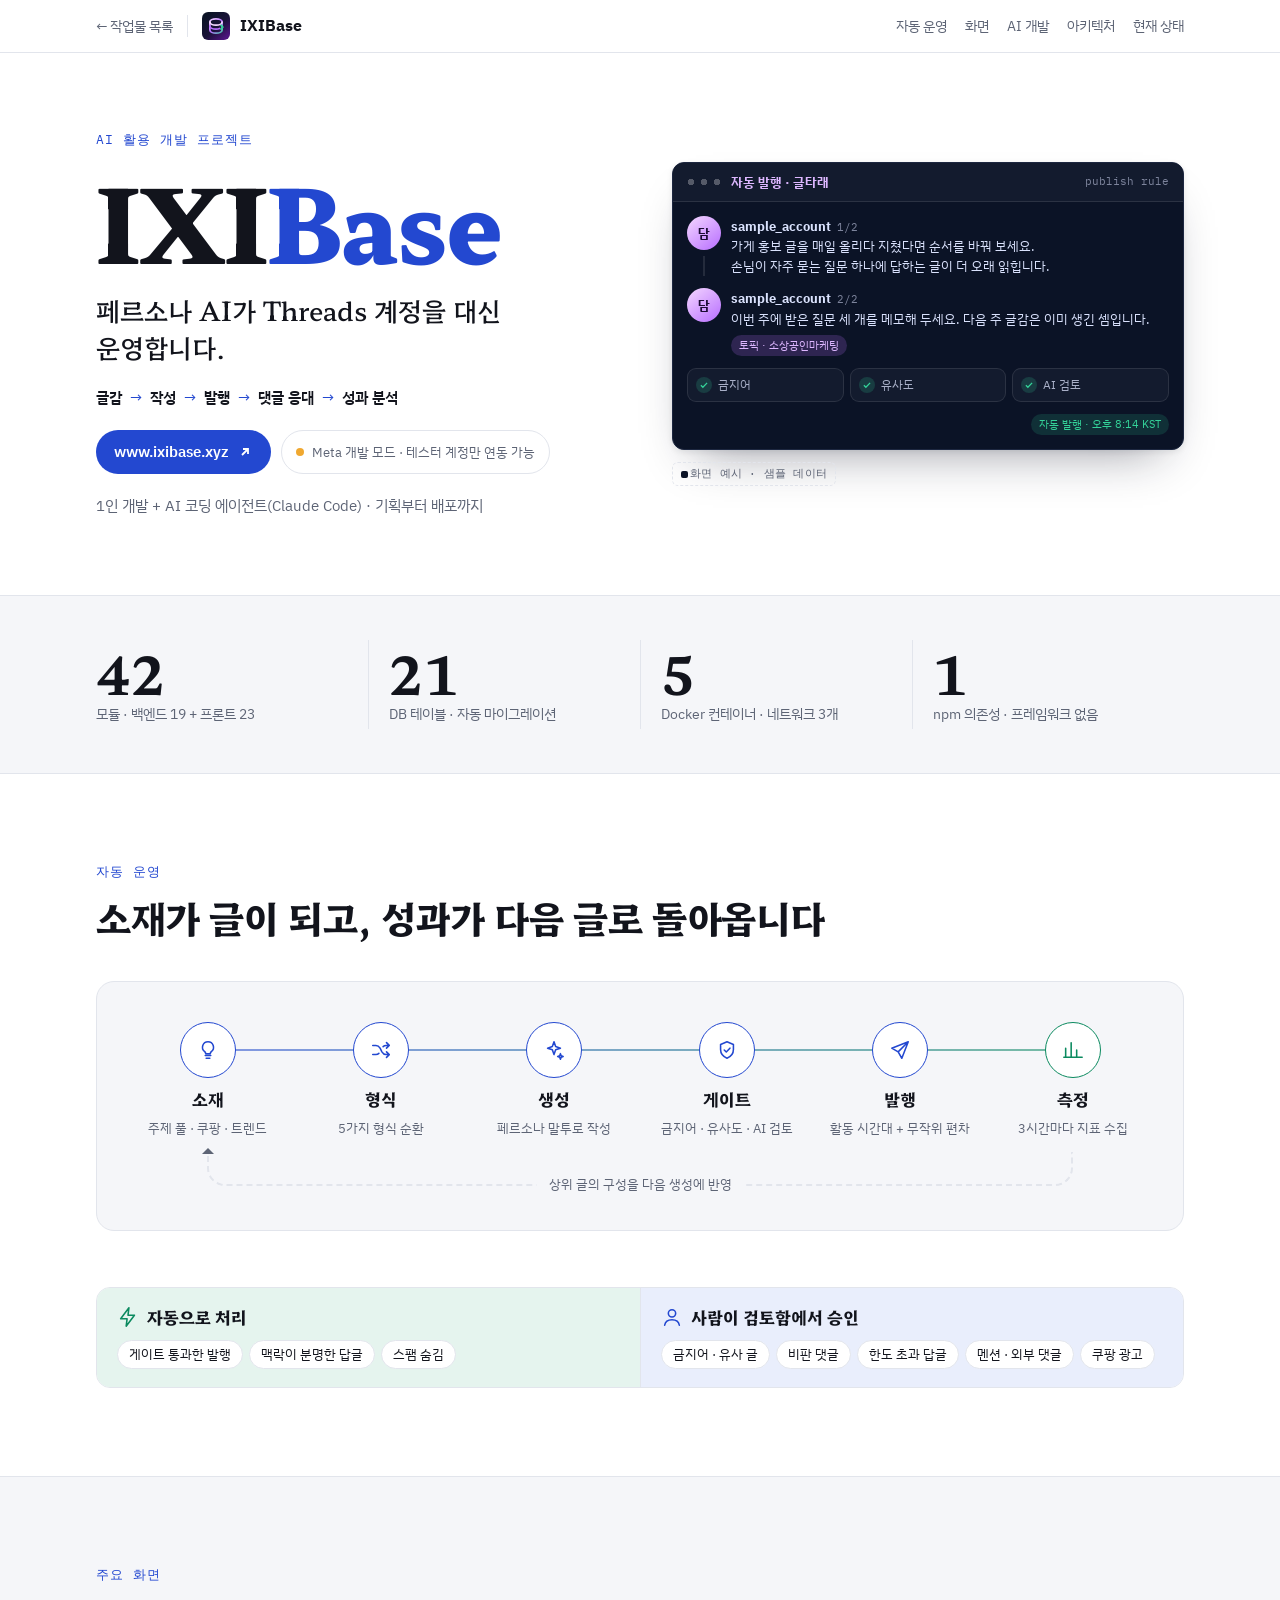
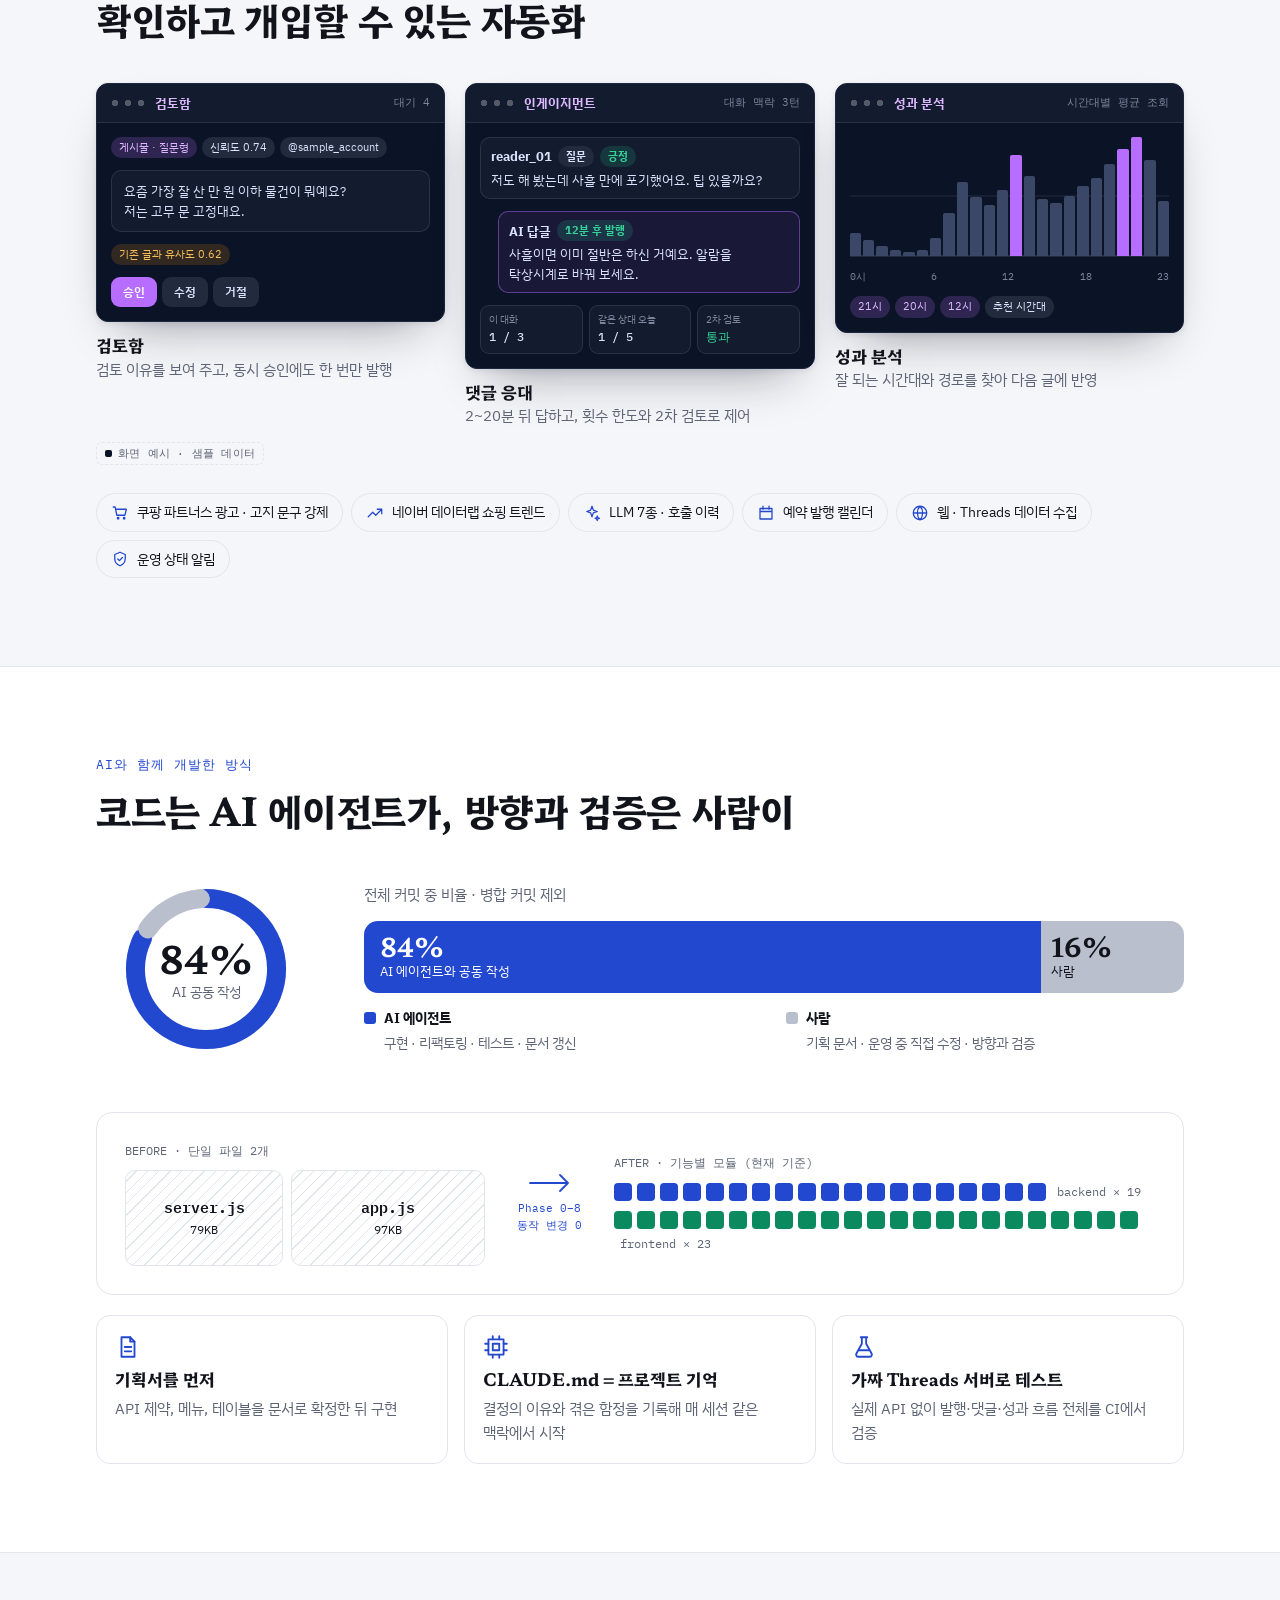
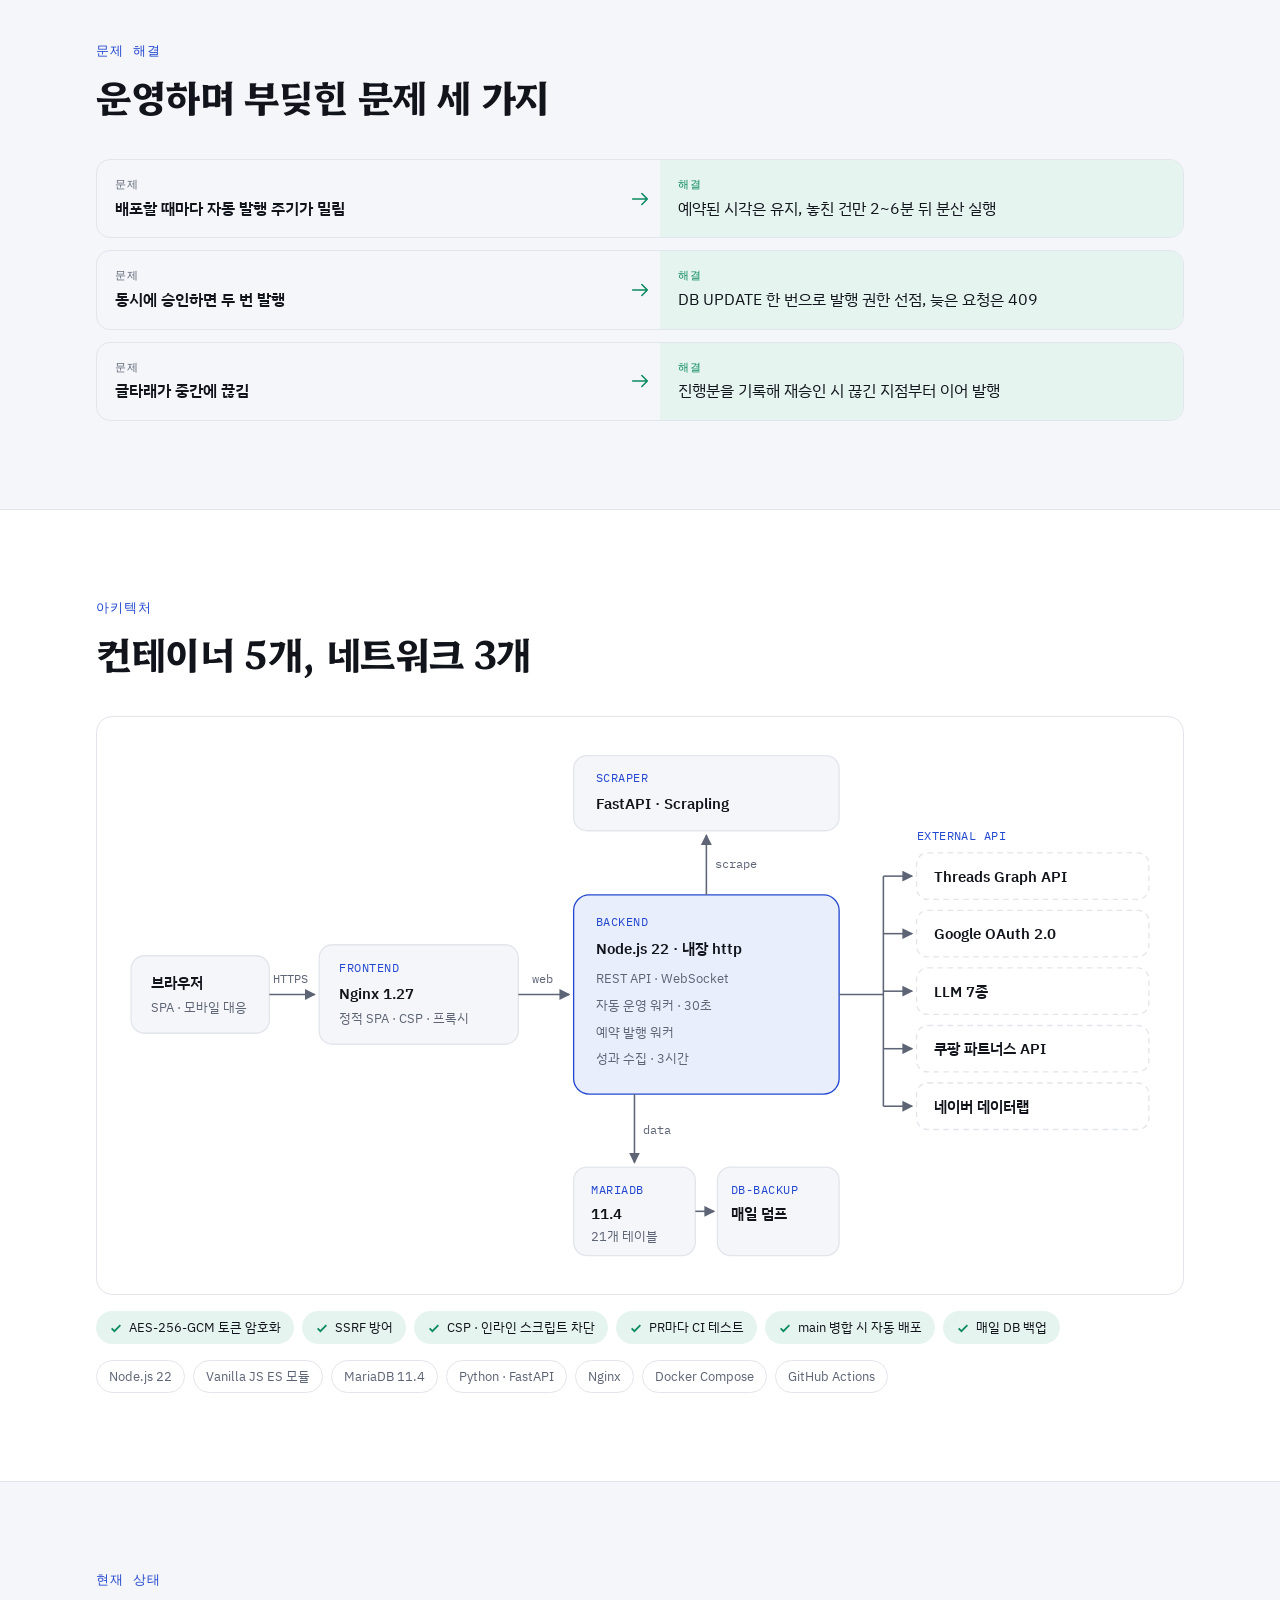
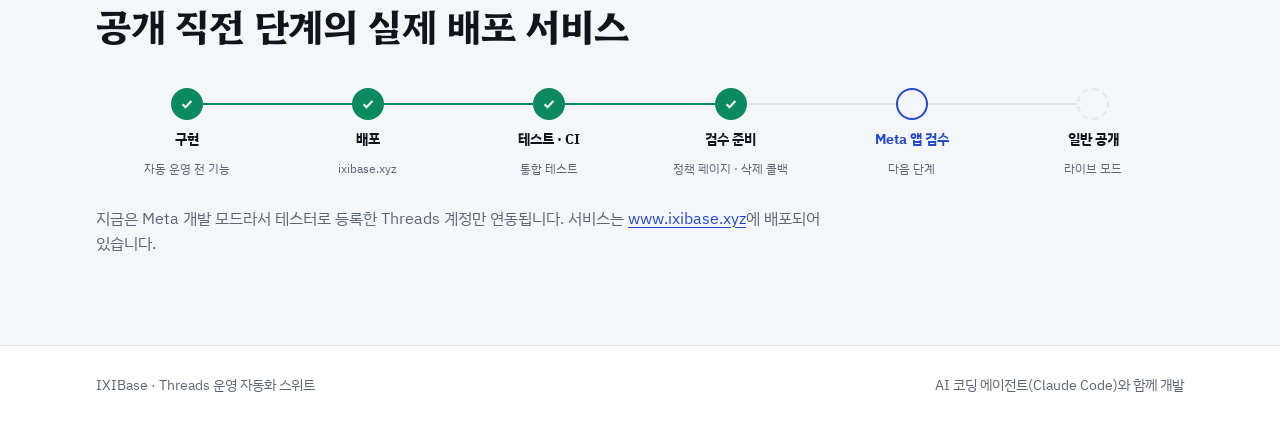
<file: works/ixibase/index.html>
<!doctype html>
<html lang="ko">
<head>
<meta charset="utf-8">
<meta name="viewport" content="width=device-width, initial-scale=1, viewport-fit=cover">
<title>IXIBase 개발 포트폴리오</title>
<meta name="claude:viewport-fit-sides" content="cover">
<meta name="description" content="페르소나 AI가 Threads 계정을 운영하는 자동화 스위트 IXIBase. AI 코딩 에이전트와 함께 만든 과정을 그림으로 소개합니다.">
<link rel="preconnect" href="https://fonts.googleapis.com">
<link rel="preconnect" href="https://fonts.gstatic.com" crossorigin>
<link rel="stylesheet" href="https://fonts.googleapis.com/css2?family=Hahmlet:wght@500;700;800&family=IBM+Plex+Mono:wght@400;500;600&family=IBM+Plex+Sans+KR:wght@400;500;600;700&display=swap">
<style>
/* Layout: 흰 지면의 포트폴리오. 제품 화면은 어두운 브라우저 창 안에만 담아 포트폴리오 서술과 확실히 구분한다 */
:root {
  --bg: #ffffff;
  --bg-band: #f5f6f9;
  --panel: #ffffff;
  --line: #e2e5ec;
  --fg: #12141c;
  --muted: #5d6475;
  --accent: #2348d0;
  --accent-soft: #e9eefc;
  --accent-ink: #ffffff;
  --human: #b9bfcc;
  --signal: #0b8a5f;
  --signal-soft: #e5f4ee;
  --warn: #b26a00;

  --f-display: "Hahmlet", "Noto Serif KR", "Nanum Myeongjo", serif;
  --f-body: "IBM Plex Sans KR", "Apple SD Gothic Neo", "Malgun Gothic", system-ui, sans-serif;
  --f-mono: "IBM Plex Mono", ui-monospace, SFMono-Regular, Menlo, Consolas, monospace;

  /* 제품 화면 목업 전용 토큰: IXIBase styles.css 값 그대로 */
  --app-bg: #0b1326;
  --app-surface: #131b2e;
  --app-high: #222a3d;
  --app-text: #dae2fd;
  --app-muted: #a9b0c8;
  --app-dim: #7d849c;
  --app-line: rgba(255, 255, 255, 0.1);
  --app-primary: #ddb7ff;
  --app-primary-strong: #b76dff;
  --app-success: #34d399;
  color-scheme: light;
}

* { box-sizing: border-box; }
body {
  margin: 0; background: var(--bg); color: var(--fg);
  font-family: var(--f-body); font-size: 1rem; line-height: 1.6;
  -webkit-font-smoothing: antialiased; word-break: keep-all; overflow-wrap: break-word;
}
a { color: var(--accent); text-underline-offset: 3px; }
a:focus-visible { outline: 2px solid var(--accent); outline-offset: 3px; border-radius: 4px; }
h1, h2, h3 { font-family: var(--f-display); line-height: 1.25; text-wrap: balance; margin: 0; }
h2 { font-size: clamp(1.625rem, 3.2vw, 2.375rem); font-weight: 700; letter-spacing: -0.01em; }
h3 { font-size: 1.0625rem; font-weight: 700; }
p, figure { margin: 0; }
ul, ol { margin: 0; padding: 0; list-style: none; }
svg { display: block; }

.wrap {
  max-width: 1120px; margin: 0 auto;
  padding-left: max(16px, env(safe-area-inset-left, 0px));
  padding-right: max(16px, env(safe-area-inset-right, 0px));
}
.band { background: var(--bg-band); border-block: 1px solid var(--line); }
.section { padding-block: clamp(48px, 7vw, 88px); }
.head { display: grid; gap: 10px; margin-bottom: clamp(24px, 4vw, 40px); }
.eyebrow { font-family: var(--f-mono); font-size: 0.8125rem; letter-spacing: 0.08em; text-transform: uppercase; color: var(--accent); }
.cap { color: var(--muted); font-size: 0.9375rem; }
.note { justify-self: start; display: inline-flex; align-items: center; gap: 6px; font-family: var(--f-mono); font-size: 0.6875rem; color: var(--muted); letter-spacing: 0.02em; padding: 2px 8px; border: 1px dashed var(--line); border-radius: 6px; }
.note::before { content: ""; width: 7px; height: 7px; border-radius: 2px; background: var(--app-bg); }
.ico { width: 22px; height: 22px; fill: none; stroke: currentColor; stroke-width: 1.7; stroke-linecap: round; stroke-linejoin: round; flex: none; }

/* 상단 바 */
.topbar { border-bottom: 1px solid var(--line); }
.topbar .wrap { display: flex; align-items: center; justify-content: space-between; gap: 16px; padding-block: 12px; }
.topbar-left { display: flex; align-items: center; gap: 14px; min-width: 0; }
.back { font-size: 0.875rem; color: var(--muted); text-decoration: none; padding-right: 14px; border-right: 1px solid var(--line); white-space: nowrap; }
.back:hover { color: var(--accent); }
.brand { display: flex; align-items: center; gap: 10px; font-weight: 700; }
.brand svg { width: 28px; height: 28px; }
.toc { display: flex; gap: 18px; font-size: 0.875rem; }
.toc a { color: var(--muted); text-decoration: none; }
.toc a:hover { color: var(--fg); }

/* 히어로 */
.hero .wrap { display: grid; grid-template-columns: minmax(0, 1fr) minmax(0, 1fr); gap: clamp(28px, 5vw, 64px); align-items: center; padding-block: clamp(40px, 6vw, 80px); }
.hero-copy { display: grid; gap: 20px; min-width: 0; justify-items: start; }
.hero h1 { font-size: clamp(3.25rem, 9vw, 6.25rem); font-weight: 800; letter-spacing: -0.02em; line-height: 1; }
.hero h1 span { color: var(--accent); }
.tagline { font-family: var(--f-display); font-size: clamp(1.25rem, 2.4vw, 1.625rem); font-weight: 500; line-height: 1.45; }
.flowline { display: flex; flex-wrap: wrap; gap: 6px 8px; align-items: center; font-size: 0.9375rem; color: var(--muted); }
.flowline b { color: var(--fg); font-weight: 600; }
.flowline i { font-style: normal; color: var(--accent); }
.cta-row { display: flex; flex-wrap: wrap; gap: 10px; }
.btn { display: inline-flex; align-items: center; gap: 8px; min-height: 44px; padding: 0 18px; border-radius: 999px; font-weight: 600; text-decoration: none; font-size: 0.9375rem; }
.btn-primary { background: var(--accent); color: var(--accent-ink); }
.btn svg { width: 16px; height: 16px; }
.pill { display: inline-flex; align-items: center; gap: 8px; min-height: 44px; padding: 0 14px; border: 1px solid var(--line); border-radius: 999px; font-size: 0.8125rem; color: var(--muted); }
.pill::before { content: ""; width: 8px; height: 8px; border-radius: 50%; background: #f0a830; }

/* 제품 화면 목업 */
.screen { background: var(--app-bg); color: var(--app-text); border: 1px solid #1d2740; border-radius: 12px; box-shadow: 0 24px 48px -24px rgba(18, 20, 40, 0.45), 0 2px 6px rgba(18, 20, 40, 0.08); font-size: 0.8125rem; line-height: 1.55; min-width: 0; overflow: hidden; }
.screen-bar::before { content: ""; width: 34px; height: 8px; flex: none; background: radial-gradient(circle at 4px 4px, rgba(255, 255, 255, 0.28) 3px, transparent 3.5px) 0 0 / 13px 8px repeat-x; }
.screen-bar small { margin-left: auto; }
.screen-bar { display: flex; align-items: center; justify-content: flex-start; gap: 10px; padding: 9px 14px; border-bottom: 1px solid var(--app-line); background: var(--app-surface); font-weight: 700; color: var(--app-primary); }
.screen-bar small { font-family: var(--f-mono); font-size: 0.6875rem; font-weight: 400; color: var(--app-dim); }
.screen-body { padding: 14px; display: grid; gap: 12px; }
.chip { display: inline-flex; align-items: center; font-size: 0.6875rem; padding: 2px 8px; border-radius: 999px; background: var(--app-high); color: var(--app-text); white-space: nowrap; }
.chip.p { background: rgba(183, 109, 255, 0.2); color: var(--app-primary); }
.chip.ok { background: rgba(52, 211, 153, 0.15); color: var(--app-success); }
.chip.w { background: rgba(245, 158, 11, 0.16); color: #fbbf5a; }
.chips { display: flex; flex-wrap: wrap; gap: 5px; }
.app-btn { display: inline-flex; align-items: center; min-height: 30px; padding: 0 12px; border-radius: 9px; font-size: 0.75rem; font-weight: 600; background: var(--app-high); }
.app-btn.go { background: var(--app-primary-strong); color: #fff; }
.box { border: 1px solid var(--app-line); border-radius: 10px; padding: 10px 12px; background: var(--app-surface); white-space: pre-line; }

.post { display: grid; grid-template-columns: 34px minmax(0, 1fr); gap: 10px; }
.rail { display: flex; flex-direction: column; align-items: center; gap: 6px; }
.avatar { width: 34px; height: 34px; border-radius: 50%; display: grid; place-items: center; font-weight: 700; color: #1b0b33; background: linear-gradient(140deg, #f4d7ff, #b76dff); }
.rail .ln { width: 2px; flex: 1; min-height: 16px; background: var(--app-line); }
.post b { font-weight: 700; }
.post small { color: var(--app-dim); font-family: var(--f-mono); font-size: 0.6875rem; margin-left: 6px; }
.post p { white-space: pre-line; }
.gates { display: grid; grid-template-columns: repeat(3, minmax(0, 1fr)); gap: 6px; }
.gate { display: flex; align-items: center; gap: 6px; padding: 7px 8px; border-radius: 9px; background: var(--app-surface); border: 1px solid var(--app-line); font-size: 0.75rem; color: var(--app-muted); }
.tick { width: 16px; height: 16px; border-radius: 50%; display: grid; place-items: center; background: rgba(52, 211, 153, 0.18); color: var(--app-success); flex: none; }
.tick svg { width: 10px; height: 10px; fill: none; stroke: currentColor; stroke-width: 2; }
.final { display: flex; justify-content: flex-end; }
@media (prefers-reduced-motion: no-preference) {
  .gate .tick { animation: pass 0.5s ease-out backwards; }
  .gate:nth-child(1) .tick { animation-delay: 0.5s; }
  .gate:nth-child(2) .tick { animation-delay: 0.9s; }
  .gate:nth-child(3) .tick { animation-delay: 1.3s; }
  .final .chip { animation: pass 0.5s ease-out 1.8s backwards; }
}
@keyframes pass { from { color: var(--app-dim); background-color: var(--app-high); } }

/* 숫자 */
.stats { display: grid; grid-template-columns: repeat(4, minmax(0, 1fr)); gap: 0; }
.stat { padding: 4px 20px; display: grid; gap: 2px; border-left: 1px solid var(--line); }
.stat:first-child { padding-left: 0; border-left: 0; }
.stat .n { font-family: var(--f-display); font-size: clamp(2.25rem, 5vw, 3.25rem); font-weight: 700; line-height: 1.1; font-variant-numeric: tabular-nums; }
.stat .l { font-size: 0.875rem; color: var(--muted); }

/* 루프 다이어그램 */
.loop { display: grid; grid-template-columns: repeat(6, minmax(0, 1fr)); position: relative; }
.loop::before { content: ""; position: absolute; left: 8.33%; right: 8.33%; top: 27px; height: 2px; background: linear-gradient(90deg, var(--accent), var(--signal)); opacity: 0.55; }
.node { display: grid; justify-items: center; gap: 10px; text-align: center; padding: 0 6px; position: relative; }
.node .dot { width: 56px; height: 56px; border-radius: 50%; display: grid; place-items: center; background: var(--panel); border: 1.5px solid var(--accent); color: var(--accent); }
.node:last-child .dot { border-color: var(--signal); color: var(--signal); }
.node .cap { font-size: 0.8125rem; line-height: 1.45; }
.loop-back { margin: 14px 8.33% 0; height: 34px; border: 2px dashed var(--line); border-top: 0; border-radius: 0 0 18px 18px; position: relative; }
.loop-back::before { content: ""; position: absolute; left: -7px; top: -4px; border: 6px solid transparent; border-bottom-color: var(--muted); border-top: 0; }
.loop-back span { position: absolute; left: 50%; bottom: -11px; transform: translateX(-50%); background: var(--bg-band); padding: 0 12px; font-size: 0.8125rem; color: var(--muted); white-space: nowrap; }

.split { margin-top: clamp(40px, 6vw, 56px); display: grid; grid-template-columns: minmax(0, 1fr) minmax(0, 1fr); border: 1px solid var(--line); border-radius: 14px; overflow: hidden; }
.split > div { padding: 18px 20px; display: grid; gap: 12px; align-content: start; }
.split > div:first-child { background: var(--signal-soft); }
.split > div:last-child { background: var(--accent-soft); border-left: 1px solid var(--line); }
.split h3 { display: flex; align-items: center; gap: 8px; }
.split h3 svg { color: var(--signal); }
.split > div:last-child h3 svg { color: var(--accent); }
.tags { display: flex; flex-wrap: wrap; gap: 6px; }
.tags span { font-size: 0.8125rem; padding: 3px 11px; border-radius: 999px; border: 1px solid var(--line); background: var(--bg); }

/* 화면 3종 */
.shots { display: grid; grid-template-columns: repeat(3, minmax(0, 1fr)); gap: 20px; align-items: start; }
.shot { display: grid; gap: 12px; min-width: 0; }
.shot figcaption { display: grid; gap: 2px; }
.shot figcaption.note { display: inline-flex; }
.bubble { border: 1px solid var(--app-line); border-radius: 10px; padding: 8px 10px; background: var(--app-surface); display: grid; gap: 3px; }
.bubble .who { display: flex; gap: 6px; align-items: center; flex-wrap: wrap; font-weight: 700; }
.bubble.mine { border-color: rgba(183, 109, 255, 0.45); background: rgba(183, 109, 255, 0.08); margin-left: 18px; }
.trio { display: grid; grid-template-columns: repeat(3, minmax(0, 1fr)); gap: 6px; }
.kv { border-radius: 9px; background: var(--app-surface); border: 1px solid var(--app-line); padding: 6px 8px; display: grid; }
.kv small { color: var(--app-dim); font-size: 0.625rem; }
.kv b { font-family: var(--f-mono); font-size: 0.75rem; font-weight: 500; }
.bars { display: grid; grid-template-columns: repeat(24, minmax(0, 1fr)); gap: 2px; align-items: end; height: 120px; border-bottom: 1px solid var(--app-line); background-image: linear-gradient(to top, var(--app-line) 1px, transparent 1px); background-size: 100% 50%; }
.bars i { display: block; height: var(--h); border-radius: 2px 2px 0 0; background: #3b4766; }
.bars i.top { background: var(--app-primary-strong); }
.axis { display: flex; justify-content: space-between; font-family: var(--f-mono); font-size: 0.625rem; color: var(--app-dim); }
.minis { margin-top: 28px; display: flex; flex-wrap: wrap; gap: 8px; }
.minis span { display: inline-flex; align-items: center; gap: 8px; font-size: 0.875rem; padding: 7px 14px; border-radius: 999px; border: 1px solid var(--line); }
.minis svg { width: 18px; height: 18px; color: var(--accent); }

/* AI 개발 */
.ai-top { display: grid; grid-template-columns: 220px minmax(0, 1fr); gap: clamp(24px, 4vw, 48px); align-items: center; }
.ring { display: grid; justify-items: center; gap: 12px; text-align: center; }
.ring svg { width: 190px; height: 190px; }
.ring .trk { fill: none; stroke: var(--line); stroke-width: 14; }
.ring .val { fill: none; stroke: var(--accent); stroke-width: 14; stroke-linecap: round; }
.ring .hum { fill: none; stroke: var(--human); stroke-width: 14; stroke-linecap: round; }
.ratio { display: grid; gap: 14px; min-width: 0; }
.ratio-bar { display: flex; height: 72px; border-radius: 14px; overflow: hidden; }
.ratio-bar > div { display: flex; flex-direction: column; justify-content: center; padding: 0 16px; min-width: 0; }
.ratio-bar b { font-family: var(--f-display); font-size: 1.625rem; font-weight: 700; line-height: 1.1; white-space: nowrap; }
.ratio-bar span { font-size: 0.8125rem; white-space: nowrap; overflow: hidden; text-overflow: ellipsis; }
.r-ai { background: var(--accent); color: var(--accent-ink); }
.r-hu { background: var(--human); color: var(--fg); padding: 0 10px !important; min-width: 68px; }
.ratio-legend { display: grid; grid-template-columns: repeat(2, minmax(0, 1fr)); gap: 12px 24px; font-size: 0.875rem; }
.ratio-legend div { display: grid; grid-template-columns: 12px auto; gap: 2px 8px; align-items: center; }
.ratio-legend i { width: 12px; height: 12px; border-radius: 3px; }
.ratio-legend span { grid-column: 2; color: var(--muted); }
.sw-ai { background: var(--accent); }
.sw-hu { background: var(--human); }
.ring .big { fill: var(--fg); font-family: var(--f-display); font-size: 28px; font-weight: 700; }
.ring .sm { fill: var(--muted); font-family: var(--f-body); font-size: 10px; }

.refac { margin-top: clamp(32px, 5vw, 48px); display: grid; grid-template-columns: minmax(0, 0.8fr) auto minmax(0, 1.2fr); gap: clamp(16px, 3vw, 32px); align-items: center; border: 1px solid var(--line); border-radius: 16px; padding: clamp(18px, 3vw, 28px); background: var(--panel); }
.refac .lbl { font-family: var(--f-mono); font-size: 0.75rem; color: var(--muted); margin-bottom: 10px; }
.mono-files { display: grid; grid-template-columns: 79fr 97fr; gap: 8px; }
.mono-files div { height: 96px; border-radius: 10px; display: grid; place-content: center; text-align: center; font-family: var(--f-mono); font-size: 0.75rem; border: 1px solid var(--line); background: repeating-linear-gradient(135deg, transparent 0 7px, var(--line) 7px 8px); }
.mono-files b { font-size: 0.9375rem; font-weight: 600; }
.arrow { display: grid; justify-items: center; gap: 6px; color: var(--accent); font-family: var(--f-mono); font-size: 0.6875rem; text-align: center; }
.arrow svg { width: 44px; height: 22px; fill: none; stroke: currentColor; stroke-width: 1.8; stroke-linecap: round; stroke-linejoin: round; }
.mods { display: grid; gap: 10px; }
.mods .row { display: flex; flex-wrap: wrap; gap: 5px; align-items: center; }
.mods .row i { width: 18px; height: 18px; border-radius: 4px; background: var(--accent); }
.mods .row.fe i { background: var(--signal); }
.mods .row span { font-family: var(--f-mono); font-size: 0.75rem; color: var(--muted); margin-left: 6px; }

.cards { margin-top: 20px; display: grid; grid-template-columns: repeat(3, minmax(0, 1fr)); gap: 16px; }
.card { border: 1px solid var(--line); border-radius: 14px; padding: 18px; display: grid; gap: 8px; align-content: start; background: var(--panel); }
.card svg { color: var(--accent); width: 26px; height: 26px; }

/* 문제 해결 */
.fixes { display: grid; gap: 12px; }
.fix { display: grid; grid-template-columns: minmax(0, 1fr) 40px minmax(0, 1fr); align-items: center; border: 1px solid var(--line); border-radius: 14px; overflow: hidden; }
.fix > div { padding: 16px 18px; display: grid; gap: 2px; }
.fix .q { font-weight: 600; }
.fix .a { background: var(--signal-soft); height: 100%; align-content: center; }
.fix small { font-family: var(--f-mono); font-size: 0.6875rem; letter-spacing: 0.06em; color: var(--muted); }
.fix .a small { color: var(--signal); }
.fix > svg { width: 22px; height: 22px; margin: auto; color: var(--signal); }

/* 아키텍처 */
.diagram { overflow-x: auto; border: 1px solid var(--line); border-radius: 16px; background: var(--panel); padding: 12px; }
.diagram svg { width: 100%; min-width: 680px; height: auto; }
.dg-box { fill: var(--bg-band); stroke: var(--line); stroke-width: 1.2; }
.dg-core { fill: var(--accent-soft); stroke: var(--accent); stroke-width: 1.2; }
.dg-ext { fill: transparent; stroke: var(--line); stroke-width: 1.2; stroke-dasharray: 5 4; }
.dg-edge { stroke: var(--muted); stroke-width: 1.4; fill: none; }
.dg-head { fill: var(--muted); }
.dg-t { fill: var(--fg); font-family: var(--f-body); font-size: 14px; font-weight: 600; }
.dg-s { fill: var(--muted); font-family: var(--f-body); font-size: 12px; }
.dg-m { fill: var(--accent); font-family: var(--f-mono); font-size: 11px; letter-spacing: 0.04em; }
.dg-l { fill: var(--muted); font-family: var(--f-mono); font-size: 11px; }
.badges { display: flex; flex-wrap: wrap; gap: 8px; margin-top: 16px; }
.badges span { display: inline-flex; align-items: center; gap: 6px; font-size: 0.8125rem; padding: 5px 12px; border-radius: 999px; border: 1px solid var(--line); color: var(--muted); }
.badges.sec span { color: var(--fg); background: var(--signal-soft); border-color: transparent; }
.badges.sec svg { width: 14px; height: 14px; color: var(--signal); fill: none; stroke: currentColor; stroke-width: 2; }

/* 현재 상태 */
.track { display: grid; grid-template-columns: repeat(6, minmax(0, 1fr)); position: relative; }
.track::before { content: ""; position: absolute; left: 8.33%; right: 8.33%; top: 15px; height: 2px; background: var(--line); }
.track::after { content: ""; position: absolute; left: 8.33%; width: 50%; top: 15px; height: 2px; background: var(--signal); }
.stp { display: grid; justify-items: center; gap: 8px; text-align: center; position: relative; z-index: 1; font-size: 0.875rem; padding: 0 4px; }
.stp i { width: 32px; height: 32px; border-radius: 50%; display: grid; place-items: center; background: var(--signal); color: var(--bg-band); }
.stp i svg { width: 14px; height: 14px; fill: none; stroke: currentColor; stroke-width: 2.4; }
.stp.next i { background: var(--bg-band); border: 2px solid var(--accent); }
.stp.later i { background: var(--bg-band); border: 2px dashed var(--line); }
.stp.next b { color: var(--accent); }
.stp small { color: var(--muted); font-size: 0.75rem; }
.now-cap { margin-top: 28px; max-width: 46em; color: var(--muted); }

footer .wrap { padding-block: 28px; display: flex; justify-content: space-between; gap: 10px 24px; flex-wrap: wrap; font-size: 0.875rem; color: var(--muted); }

@media (max-width: 920px) {
  .hero .wrap, .ai-top { grid-template-columns: minmax(0, 1fr); }
  .ratio-legend { grid-template-columns: minmax(0, 1fr); }
  .shots { grid-template-columns: minmax(0, 1fr); max-width: 460px; margin-inline: auto; }
  .stats { grid-template-columns: repeat(2, minmax(0, 1fr)); gap: 20px 0; }
  .stat:nth-child(odd) { padding-left: 0; border-left: 0; }
  .cards { grid-template-columns: minmax(0, 1fr); }
  .refac { grid-template-columns: minmax(0, 1fr); }
  .arrow svg { transform: rotate(90deg); }
}
@media (max-width: 640px) {
  .toc { display: none; }
  .loop { grid-template-columns: repeat(3, minmax(0, 1fr)); gap: 22px 0; }
  .loop::before { display: none; }
  .loop-back { height: auto; border: 0; margin: 18px 0 0; text-align: center; }
  .loop-back::before { display: none; }
  .loop-back span { position: static; transform: none; padding: 0; white-space: normal; background: none; }
  .split { grid-template-columns: minmax(0, 1fr); }
  .split > div:last-child { border-left: 0; border-top: 1px solid var(--line); }
  .fix { grid-template-columns: minmax(0, 1fr); }
  .fix > svg { transform: rotate(90deg); margin: -4px auto 6px; }
  .track { grid-template-columns: repeat(3, minmax(0, 1fr)); gap: 22px 0; }
  .track::before, .track::after { display: none; }
  .gates { grid-template-columns: minmax(0, 1fr); }
}
</style>
</head>
<body>

<svg width="0" height="0" style="position:absolute" aria-hidden="true">
  <defs>
    <symbol id="i-bulb" viewBox="0 0 24 24"><path d="M9 18h6M10 21h4M12 3a6 6 0 0 0-3.6 10.8c.6.5 1 1.2 1.1 2.2h5c.1-1 .5-1.700 1.100-2.200A6 6 0 0 0 12 3Z"/></symbol>
    <symbol id="i-shuffle" viewBox="0 0 24 24"><path d="M3 7h3.500c2 0 3.300 1 4.500 3l2 4c1.200 2 2.500 3 4.500 3H21M3 17h3.500c1.300 0 2.300-.4 3.200-1.300M21 7h-3.500c-1.300 0-2.300.4-3.200 1.300M18 4l3 3-3 3M18 14l3 3-3 3"/></symbol>
    <symbol id="i-spark" viewBox="0 0 24 24"><path d="M12 3l1.800 5.200L19 10l-5.200 1.800L12 17l-1.800-5.200L5 10l5.200-1.800L12 3ZM19 16l.8 2.200L22 19l-2.200.8L19 22l-.8-2.200L16 19l2.200-.8L19 16Z"/></symbol>
    <symbol id="i-shield" viewBox="0 0 24 24"><path d="M12 3l7 3v5.500c0 4.300-2.900 7.800-7 9.500-4.100-1.700-7-5.200-7-9.500V6l7-3Z"/><path d="m9 12 2.200 2.200L15.200 10"/></symbol>
    <symbol id="i-send" viewBox="0 0 24 24"><path d="M21 3 10 14M21 3l-7 18-4-7-7-4 18-7Z"/></symbol>
    <symbol id="i-chart" viewBox="0 0 24 24"><path d="M4 20V10M10 20V4M16 20v-8M22 20H2"/></symbol>
    <symbol id="i-doc" viewBox="0 0 24 24"><path d="M6 3h8l4 4v14H6V3Z"/><path d="M14 3v4h4M9 12h6M9 16h6"/></symbol>
    <symbol id="i-brain" viewBox="0 0 24 24"><path d="M5 5h14v14H5V5Z"/><path d="M9 9h6v6H9V9ZM9 2v3M15 2v3M9 19v3M15 19v3M2 9h3M2 15h3M19 9h3M19 15h3"/></symbol>
    <symbol id="i-flask" viewBox="0 0 24 24"><path d="M9 3h6M10 3v6l-5 9a2 2 0 0 0 1.800 3h10.400a2 2 0 0 0 1.800-3l-5-9V3M7.500 15h9"/></symbol>
    <symbol id="i-user" viewBox="0 0 24 24"><path d="M12 12a4 4 0 1 0 0-8 4 4 0 0 0 0 8ZM4 21c.6-4 3.800-6 8-6s7.400 2 8 6"/></symbol>
    <symbol id="i-bolt" viewBox="0 0 24 24"><path d="M13 2 4 14h7l-1 8 9-12h-7l1-8Z"/></symbol>
    <symbol id="i-cart" viewBox="0 0 24 24"><path d="M3 4h2.500l2.300 11h10.700l2-8H7M9.500 20a1 1 0 1 0 0-2 1 1 0 0 0 0 2ZM17.500 20a1 1 0 1 0 0-2 1 1 0 0 0 0 2Z"/></symbol>
    <symbol id="i-trend" viewBox="0 0 24 24"><path d="m3 17 6-6 4 4 8-8M15 7h6v6"/></symbol>
    <symbol id="i-cal" viewBox="0 0 24 24"><path d="M4 6h16v14H4V6ZM4 10h16M8 3v4M16 3v4"/></symbol>
    <symbol id="i-globe" viewBox="0 0 24 24"><path d="M12 21a9 9 0 1 0 0-18 9 9 0 0 0 0 18ZM3 12h18M12 3c2.500 2.500 3.500 5.500 3.500 9s-1 6.500-3.500 9c-2.500-2.500-3.500-5.500-3.500-9s1-6.500 3.500-9Z"/></symbol>
    <symbol id="i-right" viewBox="0 0 24 24"><path d="M4 12h16M14 6l6 6-6 6"/></symbol>
    <symbol id="i-check" viewBox="0 0 16 16"><path d="m3 8.400 3.200 3.200L13 4.600"/></symbol>
  </defs>
</svg>

<header class="topbar">
  <div class="wrap">
    <div class="topbar-left">
    <a class="back" href="../../index.html">← 작업물 목록</a>
    <div class="brand">
      <svg viewBox="0 0 64 64" aria-hidden="true">
        <defs>
          <linearGradient id="lg-bg" x1="10" y1="8" x2="54" y2="58" gradientUnits="userSpaceOnUse"><stop stop-color="#0B1326"/><stop offset="0.55" stop-color="#1A1238"/><stop offset="1" stop-color="#4C137C"/></linearGradient>
          <linearGradient id="lg-mk" x1="17" y1="15" x2="48" y2="50" gradientUnits="userSpaceOnUse"><stop stop-color="#F4D7FF"/><stop offset="0.52" stop-color="#B76DFF"/><stop offset="1" stop-color="#34D399"/></linearGradient>
        </defs>
        <rect width="64" height="64" rx="14" fill="url(#lg-bg)"/>
        <path d="M18 23c0-4 6.300-7.200 14-7.200S46 19 46 23v18c0 4-6.300 7.200-14 7.200S18 45 18 41V23Z" fill="none" stroke="url(#lg-mk)" stroke-width="4" stroke-linejoin="round"/>
        <path d="M18 23c0 4 6.300 7.200 14 7.200S46 27 46 23" fill="none" stroke="#F4D7FF" stroke-width="4" stroke-linecap="round"/>
        <path d="M18 32c0 4 6.300 7.200 14 7.200 3.200 0 6.100-.6 8.400-1.600" fill="none" stroke="#B76DFF" stroke-width="4" stroke-linecap="round"/>
        <path d="M43.500 30.500l4.200 4.200-4.200 4.200" fill="none" stroke="#34D399" stroke-width="4" stroke-linecap="round" stroke-linejoin="round"/>
      </svg>
      IXIBase
    </div>
    </div>
    <nav class="toc" aria-label="목차">
      <a href="#loop">자동 운영</a>
      <a href="#screens">화면</a>
      <a href="#ai-dev">AI 개발</a>
      <a href="#architecture">아키텍처</a>
      <a href="#status">현재 상태</a>
    </nav>
  </div>
</header>

<main>
  <section class="hero">
    <div class="wrap">
      <div class="hero-copy">
        <p class="eyebrow">AI 활용 개발 프로젝트</p>
        <h1>IXI<span>Base</span></h1>
        <p class="tagline">페르소나 AI가 Threads 계정을 대신 운영합니다.</p>
        <p class="flowline"><b>글감</b><i>→</i><b>작성</b><i>→</i><b>발행</b><i>→</i><b>댓글 응대</b><i>→</i><b>성과 분석</b></p>
        <div class="cta-row">
          <a class="btn btn-primary" href="https://www.ixibase.xyz" target="_blank" rel="noopener">www.ixibase.xyz
            <svg viewBox="0 0 16 16" fill="none" stroke="currentColor" stroke-width="1.8" aria-hidden="true"><path d="M5 11 11 5M6 5h5v5"/></svg>
          </a>
          <span class="pill">Meta 개발 모드 · 테스터 계정만 연동 가능</span>
        </div>
        <p class="cap">1인 개발 + AI 코딩 에이전트(Claude Code) · 기획부터 배포까지</p>
      </div>

      <figure class="shot">
        <div class="screen" aria-label="자동 발행 글타래 화면 예시">
          <div class="screen-bar">자동 발행 · 글타래<small>publish rule</small></div>
          <div class="screen-body">
            <div class="post">
              <div class="rail"><span class="avatar">담</span><span class="ln"></span></div>
              <div><b>sample_account</b><small>1/2</small>
                <p>가게 홍보 글을 매일 올리다 지쳤다면 순서를 바꿔 보세요.
손님이 자주 묻는 질문 하나에 답하는 글이 더 오래 읽힙니다.</p></div>
            </div>
            <div class="post">
              <div class="rail"><span class="avatar">담</span></div>
              <div><b>sample_account</b><small>2/2</small>
                <p>이번 주에 받은 질문 세 개를 메모해 두세요. 다음 주 글감은 이미 생긴 셈입니다.</p>
                <div class="chips" style="margin-top:6px"><span class="chip p">토픽 · 소상공인마케팅</span></div></div>
            </div>
            <div class="gates">
              <div class="gate"><span class="tick"><svg viewBox="0 0 16 16"><use href="#i-check"/></svg></span>금지어</div>
              <div class="gate"><span class="tick"><svg viewBox="0 0 16 16"><use href="#i-check"/></svg></span>유사도</div>
              <div class="gate"><span class="tick"><svg viewBox="0 0 16 16"><use href="#i-check"/></svg></span>AI 검토</div>
            </div>
            <div class="final"><span class="chip ok">자동 발행 · 오후 8:14 KST</span></div>
          </div>
        </div>
        <figcaption class="note">화면 예시 · 샘플 데이터</figcaption>
      </figure>
    </div>
  </section>

  <section class="band" aria-label="저장소 기준 수치">
    <div class="wrap" style="padding-block:clamp(28px,4vw,44px)">
      <div class="stats">
                <div class="stat"><span class="n">42</span><span class="l">모듈 · 백엔드 19 + 프론트 23</span></div>
        <div class="stat"><span class="n">21</span><span class="l">DB 테이블 · 자동 마이그레이션</span></div>
        <div class="stat"><span class="n">5</span><span class="l">Docker 컨테이너 · 네트워크 3개</span></div>
        <div class="stat"><span class="n">1</span><span class="l">npm 의존성 · 프레임워크 없음</span></div>
      </div>
    </div>
  </section>

  <!-- 자동 운영 루프 -->
  <section id="loop" class="wrap section">
    <div class="head">
      <p class="eyebrow">자동 운영</p>
      <h2>소재가 글이 되고, 성과가 다음 글로 돌아옵니다</h2>
    </div>
    <div class="band" style="border:1px solid var(--line);border-radius:18px;padding:clamp(24px,4vw,40px) clamp(8px,2vw,24px) clamp(28px,4vw,44px)">
      <ol class="loop">
        <li class="node"><span class="dot"><svg class="ico"><use href="#i-bulb"/></svg></span><h3>소재</h3><p class="cap">주제 풀 · 쿠팡 · 트렌드</p></li>
        <li class="node"><span class="dot"><svg class="ico"><use href="#i-shuffle"/></svg></span><h3>형식</h3><p class="cap">5가지 형식 순환</p></li>
        <li class="node"><span class="dot"><svg class="ico"><use href="#i-spark"/></svg></span><h3>생성</h3><p class="cap">페르소나 말투로 작성</p></li>
        <li class="node"><span class="dot"><svg class="ico"><use href="#i-shield"/></svg></span><h3>게이트</h3><p class="cap">금지어 · 유사도 · AI 검토</p></li>
        <li class="node"><span class="dot"><svg class="ico"><use href="#i-send"/></svg></span><h3>발행</h3><p class="cap">활동 시간대 + 무작위 편차</p></li>
        <li class="node"><span class="dot"><svg class="ico"><use href="#i-chart"/></svg></span><h3>측정</h3><p class="cap">3시간마다 지표 수집</p></li>
      </ol>
      <div class="loop-back"><span>상위 글의 구성을 다음 생성에 반영</span></div>
    </div>

    <div class="split">
      <div>
        <h3><svg class="ico"><use href="#i-bolt"/></svg>자동으로 처리</h3>
        <div class="tags"><span>게이트 통과한 발행</span><span>맥락이 분명한 답글</span><span>스팸 숨김</span></div>
      </div>
      <div>
        <h3><svg class="ico"><use href="#i-user"/></svg>사람이 검토함에서 승인</h3>
        <div class="tags"><span>금지어 · 유사 글</span><span>비판 댓글</span><span>한도 초과 답글</span><span>멘션 · 외부 댓글</span><span>쿠팡 광고</span></div>
      </div>
    </div>
  </section>

  <!-- 화면 -->
  <section id="screens" class="band">
    <div class="wrap section">
      <div class="head">
        <p class="eyebrow">주요 화면</p>
        <h2>확인하고 개입할 수 있는 자동화</h2>
      </div>
      <div class="shots">
        <figure class="shot">
          <div class="screen" aria-label="검토함 화면 예시">
            <div class="screen-bar">검토함<small>대기 4</small></div>
            <div class="screen-body">
              <div class="chips"><span class="chip p">게시물 · 질문형</span><span class="chip">신뢰도 0.74</span><span class="chip">@sample_account</span></div>
              <div class="box">요즘 가장 잘 산 만 원 이하 물건이 뭐예요?
저는 고무 문 고정대요.</div>
              <div class="chips"><span class="chip w">기존 글과 유사도 0.62</span></div>
              <div class="chips"><span class="app-btn go">승인</span><span class="app-btn">수정</span><span class="app-btn">거절</span></div>
            </div>
          </div>
          <figcaption><h3>검토함</h3><p class="cap">검토 이유를 보여 주고, 동시 승인에도 한 번만 발행</p></figcaption>
        </figure>

        <figure class="shot">
          <div class="screen" aria-label="인게이지먼트 화면 예시">
            <div class="screen-bar">인게이지먼트<small>대화 맥락 3턴</small></div>
            <div class="screen-body">
              <div class="bubble"><div class="who">reader_01<span class="chip">질문</span><span class="chip ok">긍정</span></div>저도 해 봤는데 사흘 만에 포기했어요. 팁 있을까요?</div>
              <div class="bubble mine"><div class="who">AI 답글<span class="chip ok">12분 후 발행</span></div>사흘이면 이미 절반은 하신 거예요. 알람을 탁상시계로 바꿔 보세요.</div>
              <div class="trio">
                <div class="kv"><small>이 대화</small><b>1 / 3</b></div>
                <div class="kv"><small>같은 상대 오늘</small><b>1 / 5</b></div>
                <div class="kv"><small>2차 검토</small><b style="color:var(--app-success)">통과</b></div>
              </div>
            </div>
          </div>
          <figcaption><h3>댓글 응대</h3><p class="cap">2~20분 뒤 답하고, 횟수 한도와 2차 검토로 제어</p></figcaption>
        </figure>

        <figure class="shot">
          <div class="screen" aria-label="성과 분석 화면 예시">
            <div class="screen-bar">성과 분석<small>시간대별 평균 조회</small></div>
            <div class="screen-body">
              <div class="bars" role="img" aria-label="시간대별 평균 조회수. 21시, 20시, 12시가 가장 높음">
                <i style="--h:19.7%"></i><i style="--h:13.1%"></i><i style="--h:8.2%"></i><i style="--h:4.9%"></i><i style="--h:3.3%"></i><i style="--h:4.9%"></i>
                <i style="--h:14.8%"></i><i style="--h:36.1%"></i><i style="--h:62.3%"></i><i style="--h:49.2%"></i><i style="--h:42.6%"></i><i style="--h:55.7%"></i>
                <i class="top" style="--h:85.2%"></i><i style="--h:67.2%"></i><i style="--h:47.5%"></i><i style="--h:44.3%"></i><i style="--h:50.8%"></i><i style="--h:59%"></i>
                <i style="--h:65.6%"></i><i style="--h:77%"></i><i class="top" style="--h:90.2%"></i><i class="top" style="--h:100%"></i><i style="--h:80.3%"></i><i style="--h:45.9%"></i>
              </div>
              <div class="axis" aria-hidden="true"><span>0시</span><span>6</span><span>12</span><span>18</span><span>23</span></div>
              <div class="chips"><span class="chip p">21시</span><span class="chip p">20시</span><span class="chip p">12시</span><span class="chip">추천 시간대</span></div>
            </div>
          </div>
          <figcaption><h3>성과 분석</h3><p class="cap">잘 되는 시간대와 경로를 찾아 다음 글에 반영</p></figcaption>
        </figure>
      </div>
      <p class="note" style="margin-top:14px">화면 예시 · 샘플 데이터</p>

      <div class="minis" aria-label="그 밖의 기능">
        <span><svg class="ico"><use href="#i-cart"/></svg>쿠팡 파트너스 광고 · 고지 문구 강제</span>
        <span><svg class="ico"><use href="#i-trend"/></svg>네이버 데이터랩 쇼핑 트렌드</span>
        <span><svg class="ico"><use href="#i-spark"/></svg>LLM 7종 · 호출 이력</span>
        <span><svg class="ico"><use href="#i-cal"/></svg>예약 발행 캘린더</span>
        <span><svg class="ico"><use href="#i-globe"/></svg>웹 · Threads 데이터 수집</span>
        <span><svg class="ico"><use href="#i-shield"/></svg>운영 상태 알림</span>
      </div>
    </div>
  </section>

  <!-- AI 개발 -->
  <section id="ai-dev" class="wrap section">
    <div class="head">
      <p class="eyebrow">AI와 함께 개발한 방식</p>
      <h2>코드는 AI 에이전트가, 방향과 검증은 사람이</h2>
    </div>

    <div class="ai-top">
      <div class="ring">
        <svg viewBox="0 0 140 140" role="img" aria-label="커밋 비율: AI 공동 작성 84퍼센트, 사람 단독 16퍼센트">
          <circle class="trk" cx="70" cy="70" r="52"/>
          <circle class="val" cx="70" cy="70" r="52" stroke-dasharray="268 58.73" transform="rotate(-90 70 70)"/>
          <circle class="hum" cx="70" cy="70" r="52" stroke-dasharray="46 280.73" stroke-dashoffset="-276" transform="rotate(-90 70 70)"/>
          <text class="big" x="70" y="74" text-anchor="middle">84%</text>
          <text class="sm" x="70" y="91" text-anchor="middle">AI 공동 작성</text>
        </svg>
      </div>
      <div class="ratio">
        <p class="cap">전체 커밋 중 비율 · 병합 커밋 제외</p>
        <div class="ratio-bar" role="img" aria-label="AI 공동 작성 84퍼센트, 사람 단독 16퍼센트">
          <div class="r-ai" style="flex:84"><b>84%</b><span>AI 에이전트와 공동 작성</span></div>
          <div class="r-hu" style="flex:16"><b>16%</b><span>사람</span></div>
        </div>
        <div class="ratio-legend">
          <div><i class="sw-ai"></i><b>AI 에이전트</b><span>구현 · 리팩토링 · 테스트 · 문서 갱신</span></div>
          <div><i class="sw-hu"></i><b>사람</b><span>기획 문서 · 운영 중 직접 수정 · 방향과 검증</span></div>
        </div>
      </div>
    </div>

    <div class="refac" role="group" aria-label="리팩토링 전후">
      <div>
        <p class="lbl">BEFORE · 단일 파일 2개</p>
        <div class="mono-files">
          <div><b>server.js</b>79KB</div>
          <div><b>app.js</b>97KB</div>
        </div>
      </div>
      <div class="arrow">
        <svg viewBox="0 0 44 22" aria-hidden="true"><path d="M2 11h38M32 3l8 8-8 8"/></svg>
        Phase 0–8<br>동작 변경 0
      </div>
      <div>
        <p class="lbl">AFTER · 기능별 모듈 (현재 기준)</p>
        <div class="mods">
          <div class="row" aria-label="백엔드 모듈 19개"><i></i><i></i><i></i><i></i><i></i><i></i><i></i><i></i><i></i><i></i><i></i><i></i><i></i><i></i><i></i><i></i><i></i><i></i><i></i><span>backend × 19</span></div>
          <div class="row fe" aria-label="프론트 모듈 23개"><i></i><i></i><i></i><i></i><i></i><i></i><i></i><i></i><i></i><i></i><i></i><i></i><i></i><i></i><i></i><i></i><i></i><i></i><i></i><i></i><i></i><i></i><i></i><span>frontend × 23</span></div>
        </div>
      </div>
    </div>

    <div class="cards">
      <div class="card"><svg class="ico"><use href="#i-doc"/></svg><h3>기획서를 먼저</h3><p class="cap">API 제약, 메뉴, 테이블을 문서로 확정한 뒤 구현</p></div>
      <div class="card"><svg class="ico"><use href="#i-brain"/></svg><h3>CLAUDE.md = 프로젝트 기억</h3><p class="cap">결정의 이유와 겪은 함정을 기록해 매 세션 같은 맥락에서 시작</p></div>
      <div class="card"><svg class="ico"><use href="#i-flask"/></svg><h3>가짜 Threads 서버로 테스트</h3><p class="cap">실제 API 없이 발행·댓글·성과 흐름 전체를 CI에서 검증</p></div>
    </div>
  </section>

  <!-- 문제 해결 -->
  <section class="band">
    <div class="wrap section">
      <div class="head">
        <p class="eyebrow">문제 해결</p>
        <h2>운영하며 부딪힌 문제 세 가지</h2>
      </div>
      <div class="fixes">
        <div class="fix">
          <div><small>문제</small><span class="q">배포할 때마다 자동 발행 주기가 밀림</span></div>
          <svg class="ico" aria-hidden="true"><use href="#i-right"/></svg>
          <div class="a"><small>해결</small><span>예약된 시각은 유지, 놓친 건만 2~6분 뒤 분산 실행</span></div>
        </div>
        <div class="fix">
          <div><small>문제</small><span class="q">동시에 승인하면 두 번 발행</span></div>
          <svg class="ico" aria-hidden="true"><use href="#i-right"/></svg>
          <div class="a"><small>해결</small><span>DB UPDATE 한 번으로 발행 권한 선점, 늦은 요청은 409</span></div>
        </div>
        <div class="fix">
          <div><small>문제</small><span class="q">글타래가 중간에 끊김</span></div>
          <svg class="ico" aria-hidden="true"><use href="#i-right"/></svg>
          <div class="a"><small>해결</small><span>진행분을 기록해 재승인 시 끊긴 지점부터 이어 발행</span></div>
        </div>
      </div>
    </div>
  </section>

  <!-- 아키텍처 -->
  <section id="architecture" class="wrap section">
    <div class="head">
      <p class="eyebrow">아키텍처</p>
      <h2>컨테이너 5개, 네트워크 3개</h2>
    </div>
    <div class="diagram">
      <svg viewBox="0 0 960 500" role="img" aria-label="시스템 구성도: 브라우저, Nginx 프론트, Node.js 백엔드, MariaDB, 백업, 스크레이퍼, 외부 API">
        <defs><marker id="ah" viewBox="0 0 10 10" refX="9" refY="5" markerWidth="7" markerHeight="7" orient="auto-start-reverse"><path d="M0 0 10 5 0 10Z" class="dg-head"/></marker></defs>
        <rect x="20" y="205" width="125" height="70" rx="12" class="dg-box"/>
        <text x="38" y="234" class="dg-t">브라우저</text><text x="38" y="256" class="dg-s">SPA · 모바일 대응</text>
        <rect x="190" y="195" width="180" height="90" rx="12" class="dg-box"/>
        <text x="208" y="220" class="dg-m">FRONTEND</text><text x="208" y="244" class="dg-t">Nginx 1.27</text><text x="208" y="266" class="dg-s">정적 SPA · CSP · 프록시</text>
        <rect x="420" y="150" width="240" height="180" rx="14" class="dg-core"/>
        <text x="440" y="178" class="dg-m">BACKEND</text><text x="440" y="203" class="dg-t">Node.js 22 · 내장 http</text>
        <text x="440" y="230" class="dg-s">REST API · WebSocket</text>
        <text x="440" y="254" class="dg-s">자동 운영 워커 · 30초</text>
        <text x="440" y="278" class="dg-s">예약 발행 워커</text>
        <text x="440" y="302" class="dg-s">성과 수집 · 3시간</text>
        <rect x="420" y="24" width="240" height="68" rx="12" class="dg-box"/>
        <text x="440" y="48" class="dg-m">SCRAPER</text><text x="440" y="72" class="dg-t">FastAPI · Scrapling</text>
        <rect x="420" y="396" width="110" height="80" rx="12" class="dg-box"/>
        <text x="436" y="420" class="dg-m">MARIADB</text><text x="436" y="443" class="dg-t">11.4</text><text x="436" y="463" class="dg-s">21개 테이블</text>
        <rect x="550" y="396" width="110" height="80" rx="12" class="dg-box"/>
        <text x="562" y="420" class="dg-m">DB-BACKUP</text><text x="562" y="443" class="dg-t">매일 덤프</text>
        <text x="730" y="100" class="dg-m">EXTERNAL API</text>
        <rect x="730" y="112" width="210" height="42" rx="10" class="dg-ext"/><text x="746" y="138" class="dg-t">Threads Graph API</text>
        <rect x="730" y="164" width="210" height="42" rx="10" class="dg-ext"/><text x="746" y="190" class="dg-t">Google OAuth 2.0</text>
        <rect x="730" y="216" width="210" height="42" rx="10" class="dg-ext"/><text x="746" y="242" class="dg-t">LLM 7종</text>
        <rect x="730" y="268" width="210" height="42" rx="10" class="dg-ext"/><text x="746" y="294" class="dg-t">쿠팡 파트너스 API</text>
        <rect x="730" y="320" width="210" height="42" rx="10" class="dg-ext"/><text x="746" y="346" class="dg-t">네이버 데이터랩</text>
        <line x1="145" y1="240" x2="186" y2="240" class="dg-edge" marker-end="url(#ah)"/><text x="148" y="230" class="dg-l">HTTPS</text>
        <line x1="370" y1="240" x2="416" y2="240" class="dg-edge" marker-end="url(#ah)"/><text x="382" y="230" class="dg-l">web</text>
        <line x1="540" y1="150" x2="540" y2="96" class="dg-edge" marker-end="url(#ah)"/><text x="548" y="126" class="dg-l">scrape</text>
        <line x1="475" y1="330" x2="475" y2="392" class="dg-edge" marker-end="url(#ah)"/><text x="483" y="366" class="dg-l">data</text>
        <line x1="530" y1="436" x2="547" y2="436" class="dg-edge" marker-end="url(#ah)"/>
        <line x1="660" y1="240" x2="700" y2="240" class="dg-edge"/><line x1="700" y1="133" x2="700" y2="341" class="dg-edge"/>
        <line x1="700" y1="133" x2="726" y2="133" class="dg-edge" marker-end="url(#ah)"/>
        <line x1="700" y1="185" x2="726" y2="185" class="dg-edge" marker-end="url(#ah)"/>
        <line x1="700" y1="237" x2="726" y2="237" class="dg-edge" marker-end="url(#ah)"/>
        <line x1="700" y1="289" x2="726" y2="289" class="dg-edge" marker-end="url(#ah)"/>
        <line x1="700" y1="341" x2="726" y2="341" class="dg-edge" marker-end="url(#ah)"/>
      </svg>
    </div>
    <div class="badges sec" aria-label="보안과 운영">
      <span><svg viewBox="0 0 16 16"><use href="#i-check"/></svg>AES-256-GCM 토큰 암호화</span>
      <span><svg viewBox="0 0 16 16"><use href="#i-check"/></svg>SSRF 방어</span>
      <span><svg viewBox="0 0 16 16"><use href="#i-check"/></svg>CSP · 인라인 스크립트 차단</span>
      <span><svg viewBox="0 0 16 16"><use href="#i-check"/></svg>PR마다 CI 테스트</span>
      <span><svg viewBox="0 0 16 16"><use href="#i-check"/></svg>main 병합 시 자동 배포</span>
      <span><svg viewBox="0 0 16 16"><use href="#i-check"/></svg>매일 DB 백업</span>
    </div>
    <div class="badges" aria-label="기술 스택">
      <span>Node.js 22</span><span>Vanilla JS ES 모듈</span><span>MariaDB 11.4</span><span>Python · FastAPI</span><span>Nginx</span><span>Docker Compose</span><span>GitHub Actions</span>
    </div>
  </section>

  <!-- 현재 상태 -->
  <section id="status" class="band">
    <div class="wrap section">
      <div class="head">
        <p class="eyebrow">현재 상태</p>
        <h2>공개 직전 단계의 실제 배포 서비스</h2>
      </div>
      <ol class="track">
        <li class="stp"><i><svg viewBox="0 0 16 16"><use href="#i-check"/></svg></i><b>구현</b><small>자동 운영 전 기능</small></li>
        <li class="stp"><i><svg viewBox="0 0 16 16"><use href="#i-check"/></svg></i><b>배포</b><small>ixibase.xyz</small></li>
        <li class="stp"><i><svg viewBox="0 0 16 16"><use href="#i-check"/></svg></i><b>테스트 · CI</b><small>통합 테스트</small></li>
        <li class="stp"><i><svg viewBox="0 0 16 16"><use href="#i-check"/></svg></i><b>검수 준비</b><small>정책 페이지 · 삭제 콜백</small></li>
        <li class="stp next"><i></i><b>Meta 앱 검수</b><small>다음 단계</small></li>
        <li class="stp later"><i></i><b>일반 공개</b><small>라이브 모드</small></li>
      </ol>
      <p class="now-cap">지금은 Meta 개발 모드라서 테스터로 등록한 Threads 계정만 연동됩니다. 서비스는 <a href="https://www.ixibase.xyz" target="_blank" rel="noopener">www.ixibase.xyz</a>에 배포되어 있습니다.</p>
    </div>
  </section>
</main>

<footer>
  <div class="wrap">
    <span>IXIBase · Threads 운영 자동화 스위트</span>
    <span>AI 코딩 에이전트(Claude Code)와 함께 개발</span>
  </div>
</footer>
</body>
</html>
</file>
